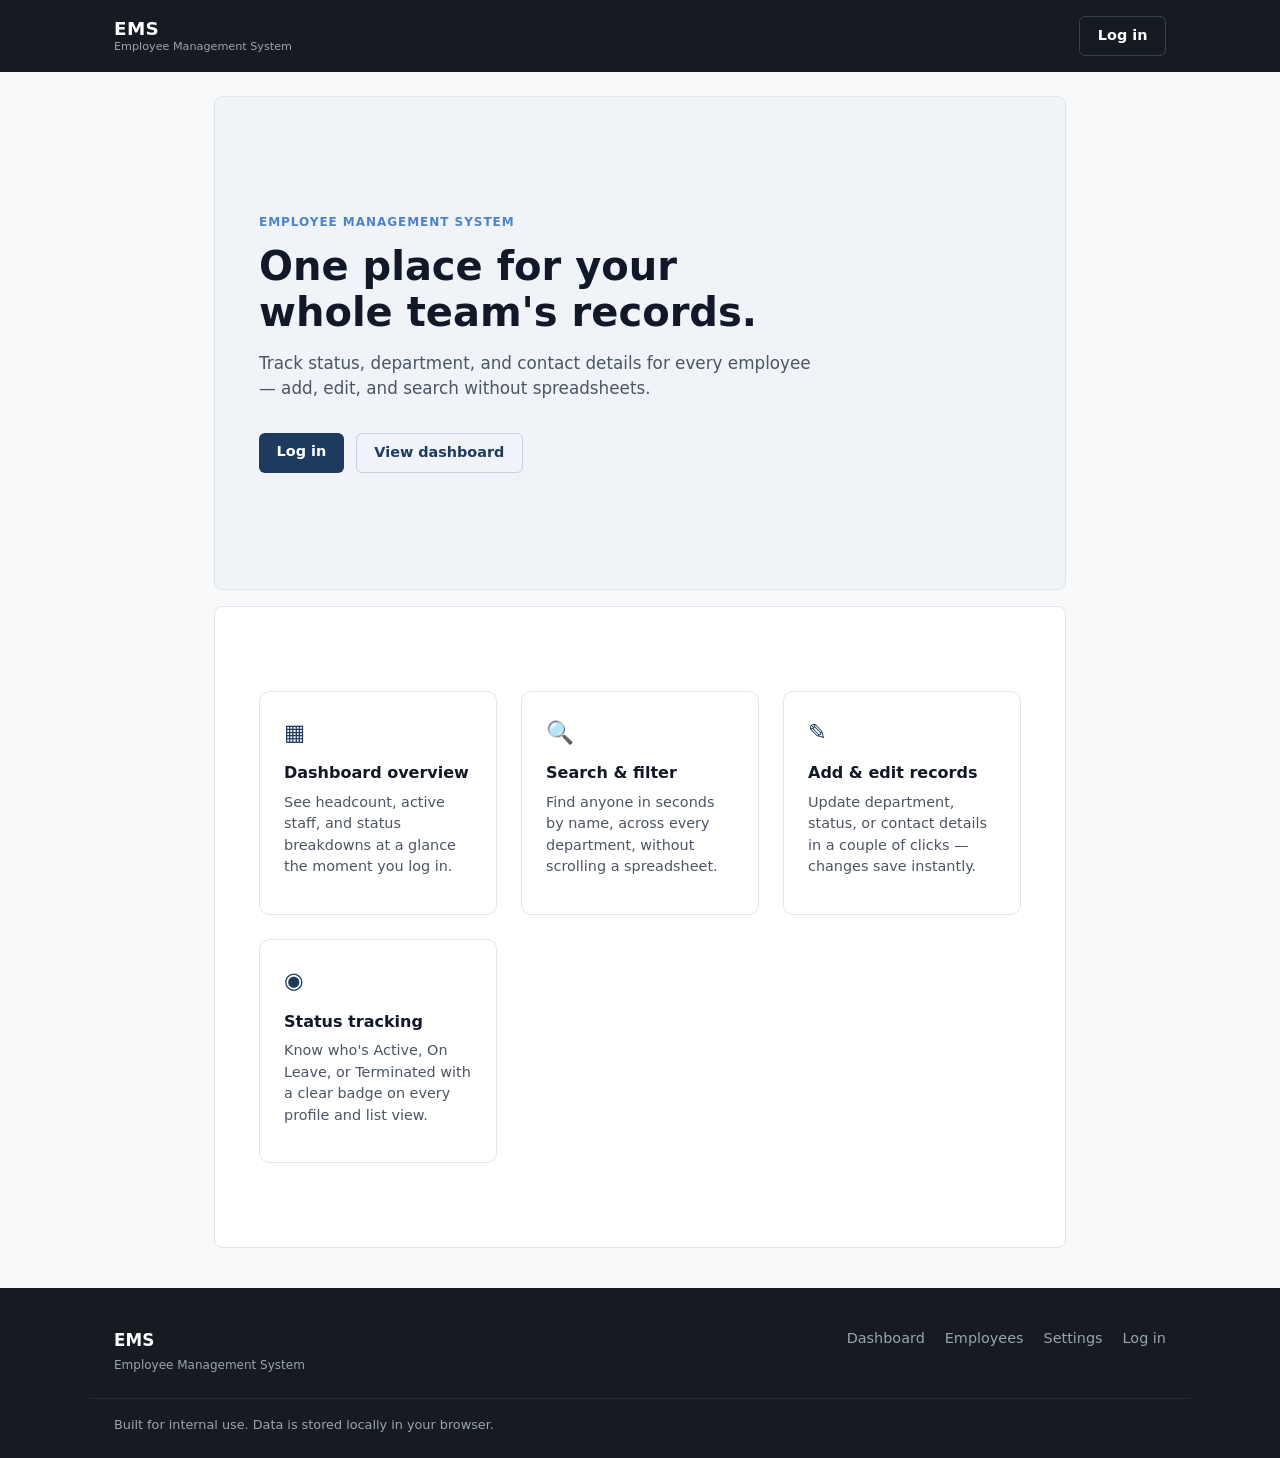
<file: index.html>
<!doctype html>
<html lang="en">
  <head>
    <meta charset="UTF-8" />
    <meta name="viewport" content="width=device-width, initial-scale=1.0" />
    <title>EMS | Employee Management System</title>
    <link rel="stylesheet" href="css/style.css">
  </head>
  <body>
    <header class="top-nav" role="banner">
      <div class="nav-inner">
        <a class="brand" href="index.html" aria-label="EMS home">
          <div class="brand-title">EMS</div>
          <div class="brand-subtitle">Employee Management System</div>
        </a>
        <nav class="nav-actions" aria-label="Primary actions">
          <a class="btn btn-secondary" href="pages/login.html">Log in</a>
        </nav>
      </div>
    </header>
    <main class="page">
      <section class="hero" aria-label="Hero">
        <div class="hero-inner">
          <div class="hero-content">
            <div class="kicker">EMPLOYEE MANAGEMENT SYSTEM</div>
            <h1>One place for your whole team's records.</h1>
            <p class="hero-sub">Track status, department, and contact details for every employee — add, edit, and search without spreadsheets.</p>
            <div class="hero-actions">
              <a class="btn btn-primary" href="pages/login.html">Log in</a>
              <a class="btn btn-outline" href="pages/dashboard.html">View dashboard</a>
            </div>
          </div>
        </div>
      </section>

      <section class="features" aria-label="Features">
        <div class="features-inner">
          <div class="feature-card">
            <div class="feature-icon" aria-hidden="true">▦</div>
            <h3>Dashboard overview</h3>
            <p>See headcount, active staff, and status breakdowns at a glance the moment you log in.</p>
          </div>

          <div class="feature-card">
            <div class="feature-icon" aria-hidden="true">🔍</div>
            <h3>Search &amp; filter</h3>
            <p>Find anyone in seconds by name, across every department, without scrolling a spreadsheet.</p>
          </div>

          <div class="feature-card">
            <div class="feature-icon" aria-hidden="true">✎</div>
            <h3>Add &amp; edit records</h3>
            <p>Update department, status, or contact details in a couple of clicks — changes save instantly.</p>
          </div>

          <div class="feature-card">
            <div class="feature-icon" aria-hidden="true">◉</div>
            <h3>Status tracking</h3>
            <p>Know who's Active, On Leave, or Terminated with a clear badge on every profile and list view.</p>
          </div>
        </div>
      </section>
    </main>

    <footer class="site-footer">
      <div class="footer-inner">
        <div class="footer-brand">
          <div class="brand-title">EMS</div>
          <div class="brand-subtitle">Employee Management System</div>
        </div>

        <nav class="footer-links" aria-label="Footer">
          <a href="pages/dashboard.html">Dashboard</a>
          <a href="pages/employees.html">Employees</a>
          <a href="pages/settings.html">Settings</a>
          <a href="pages/login.html">Log in</a>
        </nav>
      </div>
      <div class="footer-bottom">
        <p>Built for internal use. Data is stored locally in your browser.</p>
      </div>
    </footer>
  </body>
</html>
</file>
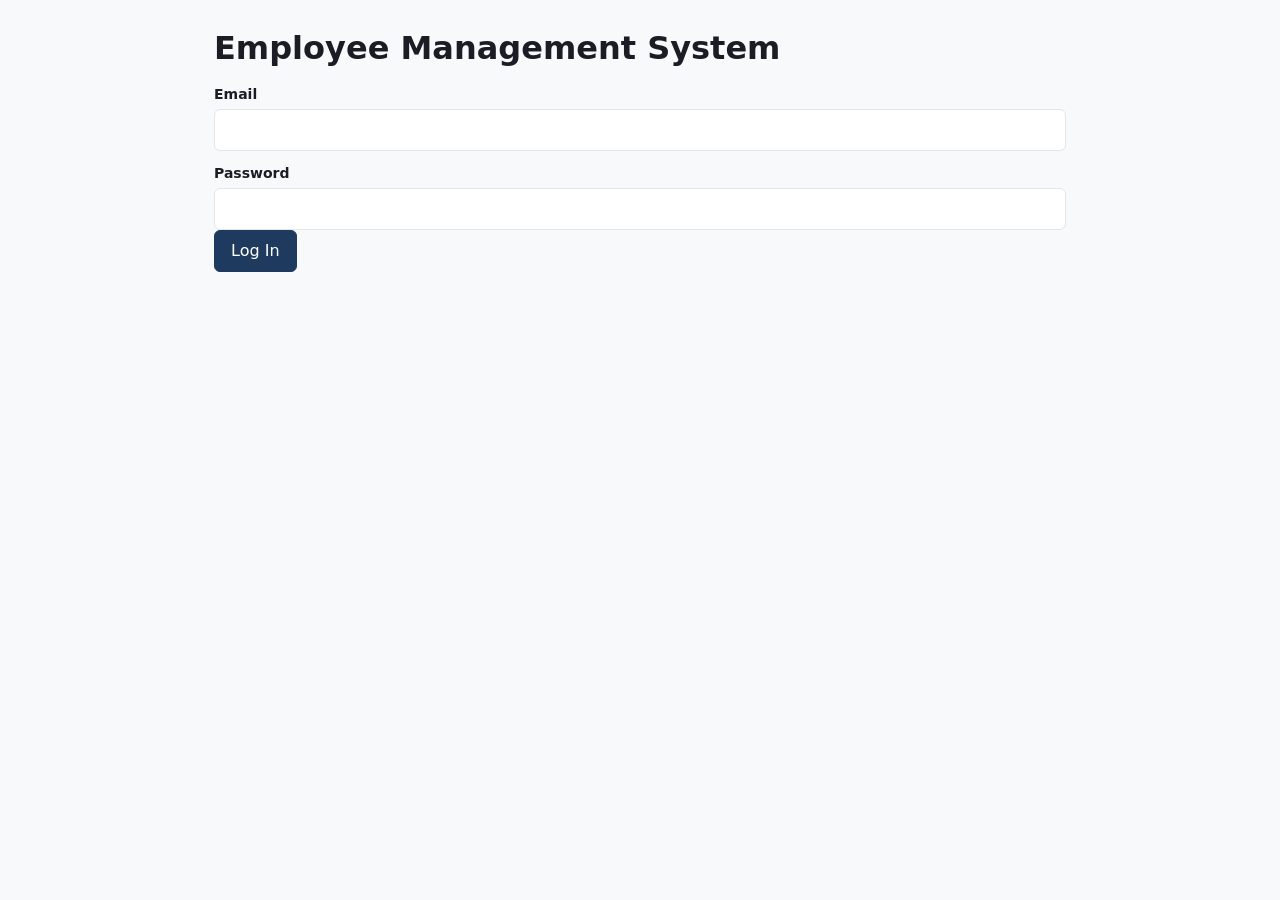
<file: login.html>
<!DOCTYPE html>
<html lang="en">
<head>
  <meta charset="UTF-8">
  <meta name="viewport" content="width=device-width, initial-scale=1.0">
  <title>Login — EMS</title>
  <link rel="stylesheet" href="css/style.css">
</head>
<body>

  <main>
    <h1>Employee Management System</h1>

    <form id="login-form">
      <div>
        <label for="email">Email</label>
        <input type="email" id="email" name="email" required>
      </div>

      <div>
        <label for="password">Password</label>
        <input type="password" id="password" name="password" required>
      </div>

      <button type="submit">Log In</button>
    </form>
  </main>

</body>
</html>
</file>
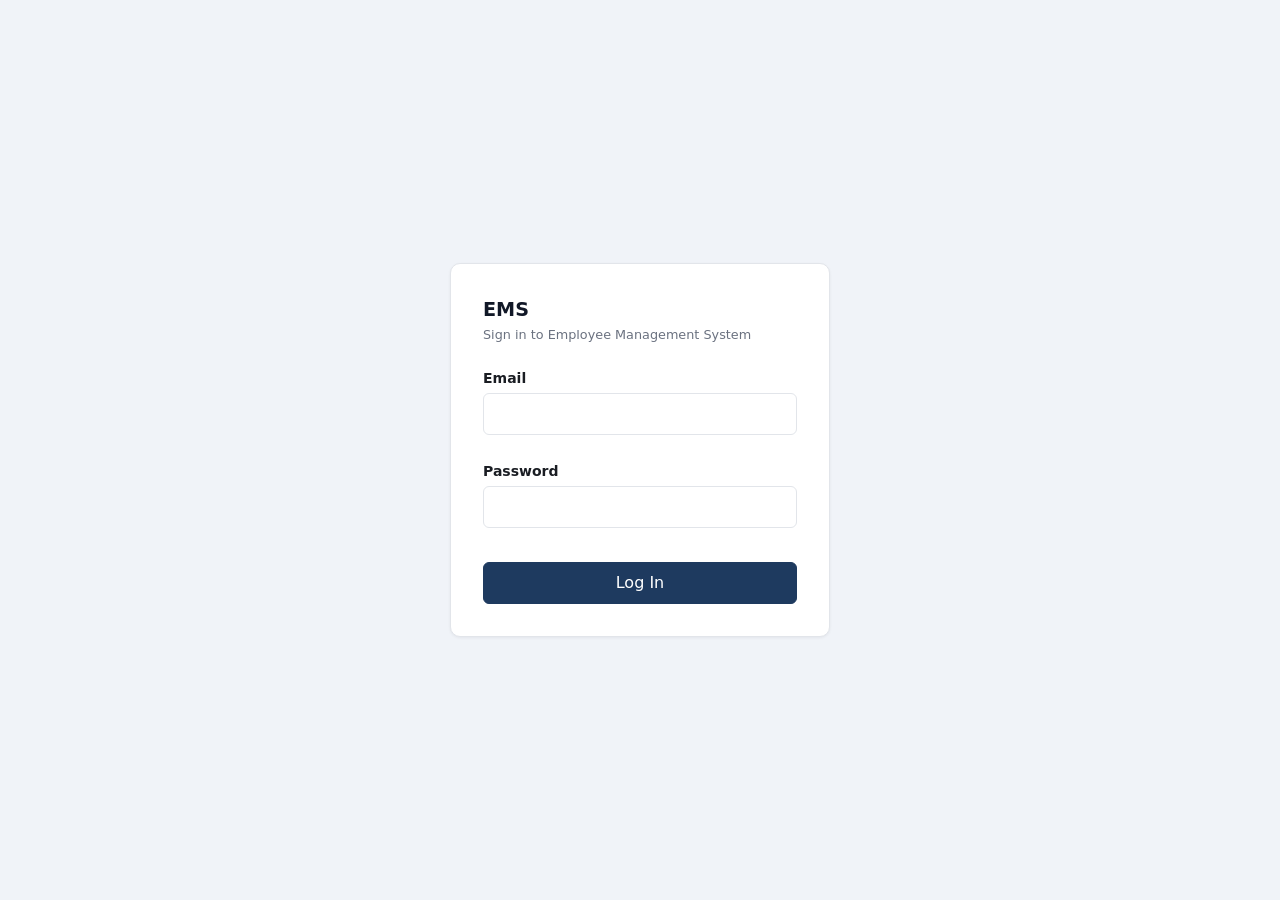
<file: pages/dashboard.html>
<!DOCTYPE html>
<html lang="en">
<head>
  <meta charset="UTF-8">
  <meta name="viewport" content="width=device-width, initial-scale=1.0">
  <title>Dashboard — EMS</title>
  <link rel="stylesheet" href="../css/style.css">
</head>
<body class="with-sidebar">

  <script src="../js/auth-guard.js"></script>

  <aside class="sidebar">
    <div class="sidebar-brand">
      <div class="brand-title">EMS</div>
      <div class="brand-subtitle">Employee Management System</div>
    </div>
    <nav>
      <a href="dashboard.html" class="active">Dashboard</a>
      <a href="employees.html">Employees</a>
      <a href="settings.html">Settings</a>
    </nav>
  </aside>

  <main>
    <div class="dash-header">
      <div>
        <h2>Dashboard</h2>
        <p class="dash-sub">A quick look at your team, right now.</p>
      </div>
      <div class="quick-actions">
        <a class="btn btn-primary" href="employees.html">+ Add employee</a>
        <a class="btn btn-outline" href="employees.html">View all employees</a>
      </div>
    </div>

    <section id="stats">
      <div class="stat-card stat-card--total">
        <p class="stat-label">Total Employees</p>
        <p class="stat-value" id="stat-total">0</p>
      </div>

      <div class="stat-card stat-card--active">
        <p class="stat-label">Active</p>
        <p class="stat-value" id="stat-active">0</p>
      </div>

      <div class="stat-card stat-card--leave">
        <p class="stat-label">On Leave</p>
        <p class="stat-value" id="stat-leave">0</p>
      </div>

      <div class="stat-card stat-card--terminated">
        <p class="stat-label">Terminated</p>
        <p class="stat-value" id="stat-terminated">0</p>
      </div>
    </section>

    <div class="dash-grid">
      <section class="panel" id="recent">
        <h3>Recent Employees</h3>
        <ul id="recent-list">
          <!-- filled in by JS later -->
        </ul>
      </section>

      <section class="panel" id="departments">
        <h3>By Department</h3>
        <ul id="department-list">
          <!-- filled in by JS -->
        </ul>
      </section>
    </div>
  </main>

  <script src="../js/data.js"></script>
  <script src="../js/state.js"></script>
  <script src="../js/dashboard.js"></script>
</body>
</html>
</file>
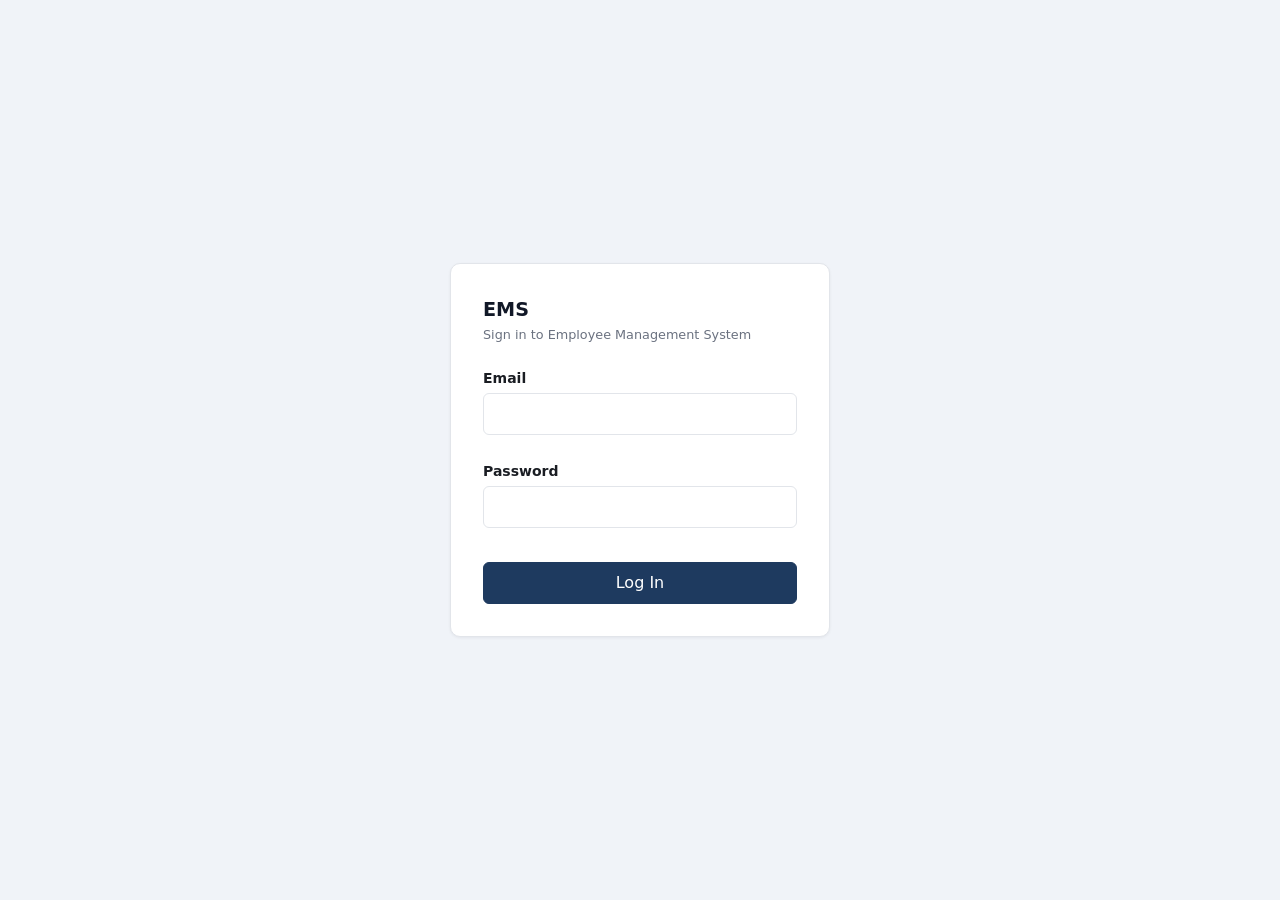
<file: pages/employees.html>
<!DOCTYPE html>
<html lang="en">
<head>
  <meta charset="UTF-8">
  <meta name="viewport" content="width=device-width, initial-scale=1.0">
  <title>Employees — EMS</title>
  <link rel="stylesheet" href="../css/style.css">
</head>
<body class="with-sidebar">

  <script src="../js/auth-guard.js"></script>

  <aside class="sidebar">
    <div class="sidebar-brand">
      <div class="brand-title">EMS</div>
      <div class="brand-subtitle">Employee Management System</div>
    </div>
    <nav>
      <a href="dashboard.html">Dashboard</a>
      <a href="employees.html" class="active">Employees</a>
      <a href="settings.html">Settings</a>
    </nav>
  </aside>

  <main>
    <div class="page-header">
      <div>
        <h2>Employees</h2>
        <p class="page-subline">Search, add, and manage your team's records.</p>
      </div>
      <button id="add-employee-btn">+ Add Employee</button>
    </div>

    <label for="search-input" class="visually-hidden">Search employees</label>
    <input type="search" id="search-input" placeholder="Search by name, email, or department…">

    <div class="filter-chips" id="status-filters" role="group" aria-label="Filter by status">
      <button type="button" class="chip active" data-status="All" aria-pressed="true">All</button>
      <button type="button" class="chip" data-status="Active" aria-pressed="false">Active</button>
      <button type="button" class="chip" data-status="On Leave" aria-pressed="false">On Leave</button>
      <button type="button" class="chip" data-status="Terminated" aria-pressed="false">Terminated</button>
    </div>

    <div class="panel table-panel">
      <table id="employees-table">
        <thead>
          <tr>
            <th>Name</th>
            <th>Department</th>
            <th>Status</th>
            <th>Email</th>
            <th>Actions</th>
          </tr>
        </thead>
        <tbody id="employees-table-body">
          <!-- filled in by JS -->
        </tbody>
      </table>

      <p id="empty-state" class="empty-state" style="display:none">No employees found. Try a different search, or add your first employee.</p>
    </div>

    <!-- Add/Edit modal -->
    <dialog id="employee-modal" aria-labelledby="modal-title">
      <form id="employee-form">
        <div class="modal-header">
          <h3 id="modal-title">Add Employee</h3>
          <button type="button" id="modal-close" class="modal-close" aria-label="Close">&times;</button>
        </div>

        <label for="emp-name">Name</label>
        <input type="text" id="emp-name" name="name" required>
        <span id="error-name" class="field-error"></span>

        <label for="emp-email">Email</label>
        <input type="email" id="emp-email" name="email" required>
        <span id="error-email" class="field-error"></span>

        <label for="emp-department">Department</label>
        <select id="emp-department" name="department" required>
          <option value="Engineering">Engineering</option>
          <option value="Design">Design</option>
          <option value="Marketing">Marketing</option>
          <option value="Sales">Sales</option>
          <option value="Finance">Finance</option>
          <option value="HR & Operations">HR & Operations</option>
        </select>

        <label for="emp-status">Status</label>
        <select id="emp-status" name="status" required>
          <option value="Active">Active</option>
          <option value="On Leave">On Leave</option>
          <option value="Terminated">Terminated</option>
        </select>

        <div class="modal-actions">
          <button type="button" id="modal-cancel" class="secondary">Cancel</button>
          <button type="submit">Save</button>
        </div>
      </form>
    </dialog>
  </main>

  <script src="../js/data.js"></script>
  <script src="../js/state.js"></script>
  <script src="../js/employees.js"></script>
</body>
</html>
</file>
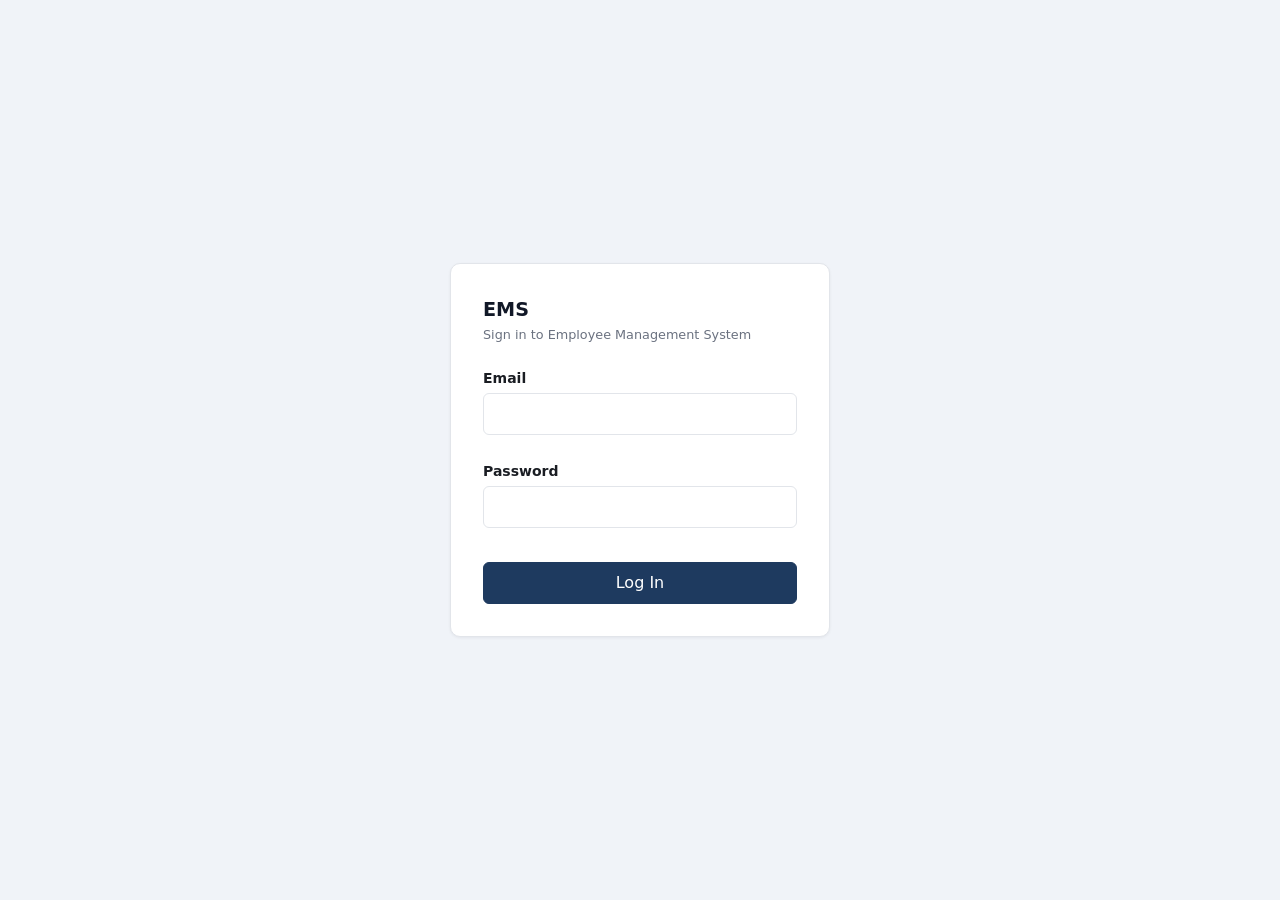
<file: pages/login.html>
<!DOCTYPE html>
<html lang="en">
<head>
  <meta charset="UTF-8">
  <meta name="viewport" content="width=device-width, initial-scale=1.0">
  <title>Login — EMS</title>
  <link rel="stylesheet" href="../css/style.css">
</head>
<body>

  <div class="auth-shell">
    <div class="auth-card">
      <div class="brand-title">EMS</div>
      <div class="brand-subtitle">Sign in to Employee Management System</div>

      <form id="login-form">
        <div>
          <label for="email">Email</label>
          <input type="email" id="email" name="email" required>
          <span id="error-email" class="field-error"></span>
        </div>

        <div>
          <label for="password">Password</label>
          <input type="password" id="password" name="password" required>
          <span id="error-password" class="field-error"></span>
        </div>

        <button type="submit">Log In</button>
      </form>
    </div>
  </div>

  <script src="../js/login.js"></script>
</body>
</html>
</file>
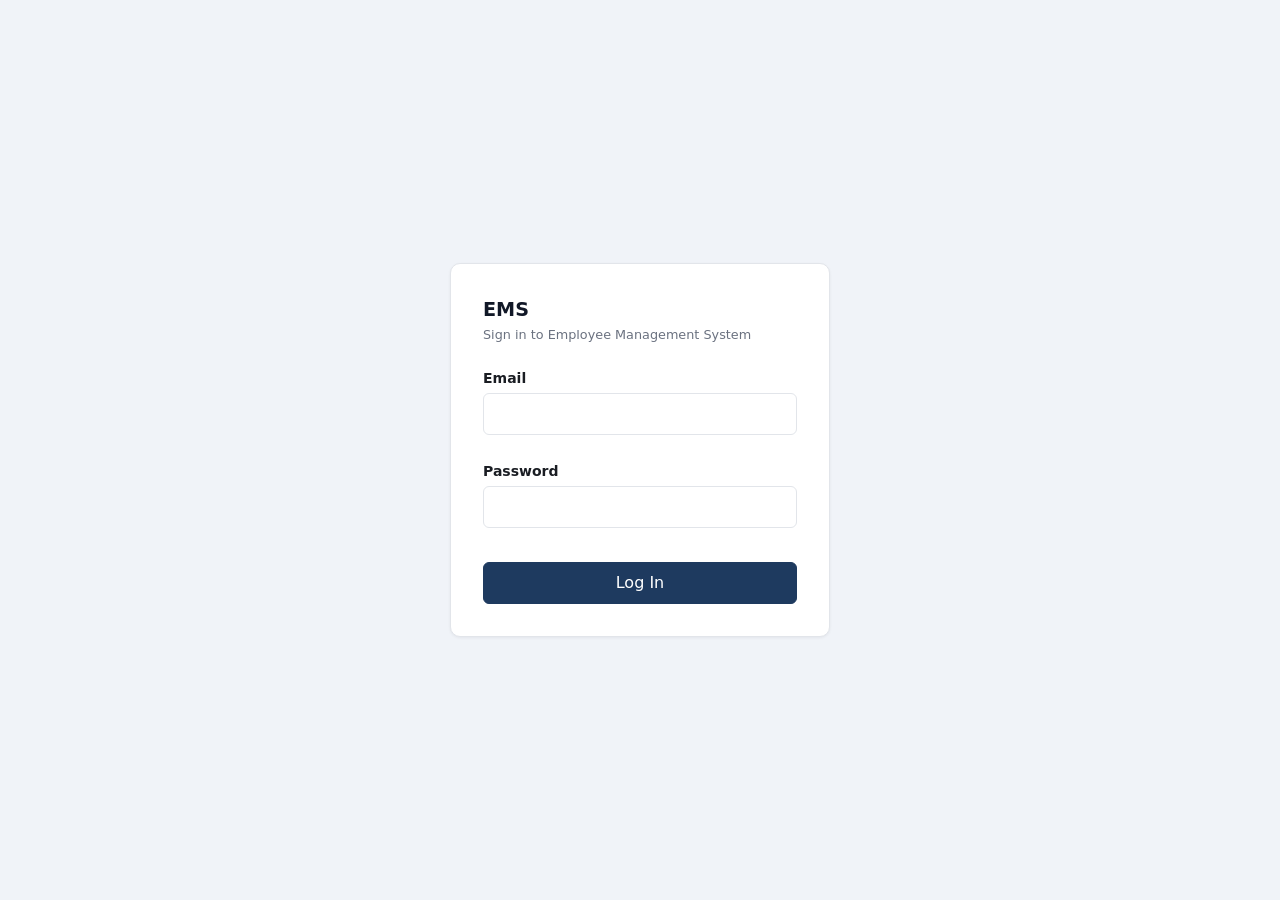
<file: pages/settings.html>
<!DOCTYPE html>
<html lang="en">
<head>
  <meta charset="UTF-8">
  <meta name="viewport" content="width=device-width, initial-scale=1.0">
  <title>Settings — EMS</title>
  <link rel="stylesheet" href="../css/style.css">
</head>
<body class="with-sidebar">

  <script src="../js/auth-guard.js"></script>

  <aside class="sidebar">
    <div class="sidebar-brand">
      <div class="brand-title">EMS</div>
      <div class="brand-subtitle">Employee Management System</div>
    </div>
    <nav>
      <a href="dashboard.html">Dashboard</a>
      <a href="employees.html">Employees</a>
      <a href="settings.html" class="active">Settings</a>
    </nav>
  </aside>

  <main>
    <h2>Settings</h2>

    <section>
      <h3>Account</h3>
      <p>Logged in as: <span id="current-user-email">—</span></p>
      <button id="logout-btn">Log Out</button>
    </section>

    <section class="section--danger">
      <h3>Danger Zone</h3>
      <p>Reset all employee data back to the sample defaults. This cannot be undone.</p>
      <button id="reset-data-btn" class="danger">Reset Data</button>
    </section>
  </main>

  <script src="../js/data.js"></script>
  <script src="../js/state.js"></script>
  <script src="../js/settings.js"></script>
</body>
</html>
</file>
<file: css/style.css>
/* ---------- Reset & base ---------- */
*, *::before, *::after {
  box-sizing: border-box;
  margin: 0;
  padding: 0;
}

body {
  font-family: system-ui, -apple-system, "Segoe UI", sans-serif;
  color: #1a1d23;
  background: #f8f9fb;
  line-height: 1.5;
}

a {
  color: #1e3a5f;
}

/* ---------- Sidebar nav ---------- */
.sidebar {
  position: fixed;
  top: 0;
  left: 0;
  bottom: 0;
  width: 220px;
  background: #161b22;
  color: #fff;
  display: flex;
  flex-direction: column;
  padding: 1.5rem 0;
  z-index: 10;
}

.sidebar-brand {
  padding: 0 1.5rem 1.5rem;
  margin-bottom: 0.5rem;
  border-bottom: 1px solid #262c36;
}

.sidebar-brand .brand-title {
  font-size: 1.15rem;
  font-weight: 700;
  letter-spacing: 0.02em;
}

.sidebar-brand .brand-subtitle {
  font-size: 0.7rem;
  color: #6b7280;
  margin-top: 0.15rem;
}

.sidebar nav {
  display: flex;
  flex-direction: column;
  gap: 0.15rem;
  padding: 0.75rem 0.75rem;
}

.sidebar nav a {
  color: #9ca3af;
  text-decoration: none;
  font-size: 0.9rem;
  padding: 0.55rem 0.75rem;
  border-radius: 6px;
  border-left: 3px solid transparent;
}

.sidebar nav a:hover {
  color: #fff;
  background: #1f242d;
}

.sidebar nav a.active {
  color: #fff;
  background: #1f242d;
  border-left-color: #4f83c7;
  font-weight: 600;
}

.sidebar-footer {
  margin-top: auto;
  padding: 1rem 1.5rem 0;
  border-top: 1px solid #262c36;
  font-size: 0.75rem;
  color: #6b7280;
}

/* ---------- Layout ---------- */
main {
  max-width: 900px;
  margin: 0 auto;
  padding: 1.5rem;
}

body.with-sidebar main {
  margin-left: 220px;
  max-width: 1400px;
  padding: 2rem;
  width: 100%;
}

main > a {
  display: inline-block;
  margin-bottom: 1rem;
  text-decoration: none;
}

/* ---------- Landing page ---------- */
.top-nav {
  background: #161b22;
  color: #fff;
  padding: 1rem 0;
}

.nav-inner {
  max-width: 1100px;
  margin: 0 auto;
  padding: 0 1.5rem;
  display: flex;
  align-items: center;
  justify-content: space-between;
}

.brand {
  text-decoration: none;
  color: #fff;
  line-height: 1.2;
}

.brand .brand-title {
  font-size: 1.15rem;
  font-weight: 700;
  letter-spacing: 0.02em;
}

.brand .brand-subtitle {
  font-size: 0.7rem;
  color: #9ca3af;
}

.btn {
  display: inline-block;
  text-decoration: none;
  font-size: 0.9rem;
  font-weight: 600;
  padding: 0.5rem 1.1rem;
  border-radius: 6px;
}

.btn-secondary {
  background: transparent;
  color: #fff;
  border: 1px solid #374151;
}

.btn-secondary:hover {
  background: #1f242d;
}

.hero {
  background: #f0f3f8;
  border-bottom: 1px solid #e2e5ea;
}

.hero-inner {
  max-width: 1100px;
  margin: 0 auto;
  padding: 6rem 1.5rem;
}

.hero-content {
  max-width: 560px;
}

.kicker {
  font-size: 0.75rem;
  font-weight: 700;
  letter-spacing: 0.08em;
  color: #4f83c7;
  margin-bottom: 0.75rem;
}

.hero h1 {
  font-size: 2.5rem;
  line-height: 1.15;
  color: #111827;
  margin-bottom: 1rem;
}

.hero-sub {
  font-size: 1.05rem;
  color: #4b5563;
  margin-bottom: 2rem;
}

.hero-actions {
  display: flex;
  gap: 0.75rem;
}

.btn-primary {
  background: #1e3a5f;
  color: #fff;
}

.btn-primary:hover {
  background: #152a45;
}

.btn-outline {
  background: transparent;
  color: #1e3a5f;
  border: 1px solid #c7d0dc;
}

.btn-outline:hover {
  background: #e2e8f2;
}

/* ---------- Landing: features ---------- */
.features {
  background: #fff;
}

.features-inner {
  max-width: 1100px;
  margin: 0 auto;
  padding: 4rem 1.5rem;
  display: grid;
  grid-template-columns: repeat(auto-fit, minmax(220px, 1fr));
  gap: 1.5rem;
}

.feature-card {
  border: 1px solid #e2e5ea;
  border-radius: 10px;
  padding: 1.5rem;
}

.feature-icon {
  font-size: 1.4rem;
  color: #1e3a5f;
  margin-bottom: 0.75rem;
}

.feature-card h3 {
  font-size: 1rem;
  color: #111827;
  margin-bottom: 0.4rem;
}

.feature-card p {
  font-size: 0.9rem;
  color: #4b5563;
}

/* ---------- Landing: footer ---------- */
.site-footer {
  background: #161b22;
  color: #9ca3af;
}

.footer-inner {
  max-width: 1100px;
  margin: 0 auto;
  padding: 2.5rem 1.5rem 1.5rem;
  display: flex;
  justify-content: space-between;
  align-items: flex-start;
  gap: 1.5rem;
  flex-wrap: wrap;
}

.footer-brand .brand-title {
  color: #fff;
  font-weight: 700;
  font-size: 1.05rem;
}

.footer-brand .brand-subtitle {
  font-size: 0.75rem;
  margin-top: 0.15rem;
}

.footer-links {
  display: flex;
  gap: 1.25rem;
  flex-wrap: wrap;
}

.footer-links a {
  color: #9ca3af;
  text-decoration: none;
  font-size: 0.9rem;
}

.footer-links a:hover {
  color: #fff;
}

.footer-bottom {
  max-width: 1100px;
  margin: 0 auto;
  padding: 1rem 1.5rem 1.5rem;
  border-top: 1px solid #262c36;
  font-size: 0.8rem;
}

/* ---------- Login page ---------- */
.auth-shell {
  min-height: 100vh;
  display: flex;
  align-items: center;
  justify-content: center;
  background: #f0f3f8;
  padding: 1.5rem;
}

.auth-card {
  background: #fff;
  border: 1px solid #e2e5ea;
  border-radius: 10px;
  padding: 2rem;
  width: 100%;
  max-width: 380px;
  box-shadow: 0 1px 3px rgba(17, 24, 39, 0.06);
}

.auth-card .brand-title {
  font-size: 1.2rem;
  font-weight: 700;
  color: #111827;
}

.auth-card .brand-subtitle {
  font-size: 0.8rem;
  color: #6b7280;
  margin-bottom: 1.5rem;
}

.auth-card button[type="submit"] {
  width: 100%;
  margin-top: 1.25rem;
}

/* ---------- Buttons ---------- */
button {
  font: inherit;
  cursor: pointer;
  border: 1px solid #1e3a5f;
  background: #1e3a5f;
  color: #fff;
  padding: 0.5rem 1rem;
  border-radius: 6px;
}

button:hover {
  background: #152a45;
}

button.secondary {
  background: #fff;
  color: #1a1d23;
  border-color: #e2e5ea;
}

button.secondary:hover {
  background: #f3f4f6;
}

button.danger {
  background: #dc2626;
  border-color: #dc2626;
}

button.danger:hover {
  background: #b91c1c;
}

/* ---------- Forms ---------- */
label {
  display: block;
  font-size: 0.875rem;
  font-weight: 600;
  margin-top: 0.75rem;
  margin-bottom: 0.25rem;
}

input, select {
  font: inherit;
  width: 100%;
  padding: 0.5rem;
  border: 1px solid #e2e5ea;
  border-radius: 6px;
}

input:focus, select:focus {
  outline: 2px solid #1e3a5f;
  outline-offset: 1px;
}

input.error, select.error {
  border-color: #dc2626;
}

.visually-hidden {
  position: absolute;
  width: 1px;
  height: 1px;
  padding: 0;
  margin: -1px;
  overflow: hidden;
  clip: rect(0, 0, 0, 0);
  white-space: nowrap;
  border: 0;
}

.field-error {
  display: block;
  color: #dc2626;
  font-size: 0.8rem;
  min-height: 1.1em;
}

/* ---------- Dashboard ---------- */
.dash-header {
  display: flex;
  justify-content: space-between;
  align-items: flex-end;
  flex-wrap: wrap;
  gap: 1rem;
  margin-bottom: 1.5rem;
}

.dash-header h2 {
  margin-bottom: 0.25rem;
}

.dash-sub {
  font-size: 0.9rem;
  color: #6b7280;
}

.quick-actions {
  display: flex;
  gap: 0.6rem;
}

#stats {
  display: grid;
  grid-template-columns: repeat(auto-fit, minmax(150px, 1fr));
  gap: 1rem;
  margin: 1.5rem 0;
}

.stat-card {
  background: #fff;
  border: 1px solid #e2e5ea;
  border-left: 4px solid #c7d0dc;
  border-radius: 8px;
  padding: 1rem;
}

.stat-card--total { border-left-color: #1e3a5f; }
.stat-card--active { border-left-color: #059669; }
.stat-card--leave { border-left-color: #d97706; }
.stat-card--terminated { border-left-color: #dc2626; }

.stat-label {
  font-size: 0.8rem;
  color: #6b7280;
}

.stat-value {
  font-size: 1.75rem;
  font-weight: 600;
}

.dash-grid {
  display: grid;
  grid-template-columns: repeat(auto-fit, minmax(280px, 1fr));
  gap: 1.25rem;
}

.panel {
  background: #fff;
  border: 1px solid #e2e5ea;
  border-radius: 8px;
  padding: 1.25rem;
}

.panel h3 {
  font-size: 0.95rem;
  margin-bottom: 0.75rem;
}

#recent-list, #department-list {
  list-style: none;
}

#recent-list li, #department-list li {
  display: flex;
  justify-content: space-between;
  align-items: center;
  padding: 0.6rem 0;
  border-bottom: 1px solid #eef0f3;
}

#recent-list li:last-child, #department-list li:last-child {
  border-bottom: none;
}

#recent-list a {
  text-decoration: none;
  font-weight: 500;
}

.dept-count {
  font-weight: 600;
  color: #1e3a5f;
  background: #eef2f7;
  border-radius: 999px;
  padding: 0.1rem 0.6rem;
  font-size: 0.85rem;
}

/* ---------- Employees page ---------- */
.page-header {
  display: flex;
  justify-content: space-between;
  align-items: center;
  margin-bottom: 1rem;
}

.page-subline {
  color: #6b7280;
  font-size: 0.9rem;
  margin-top: 0.2rem;
}

.table-panel {
  padding: 0;
  overflow: hidden;
}

.table-panel table {
  border-radius: 8px;
}

.table-panel th:first-child,
.table-panel td:first-child {
  padding-left: 1.25rem;
}

.table-panel th:last-child,
.table-panel td:last-child {
  padding-right: 1.25rem;
}

.empty-state {
  padding: 2rem 1.25rem;
  text-align: center;
  color: #6b7280;
  font-size: 0.9rem;
}

.back-link {
  display: inline-block;
  margin-bottom: 1rem;
  text-decoration: none;
  font-size: 0.9rem;
  font-weight: 500;
}

#search-input {
  margin-bottom: 0.75rem;
  max-width: 300px;
}

.filter-chips {
  display: flex;
  gap: 0.5rem;
  margin-bottom: 1rem;
}

.chip {
  background: #fff;
  color: #4b5563;
  border: 1px solid #e2e5ea;
  border-radius: 999px;
  padding: 0.3rem 0.85rem;
  font-size: 0.85rem;
  font-weight: 500;
  cursor: pointer;
}

.chip:hover {
  background: #f3f4f6;
}

.chip.active {
  background: #1a1d23;
  color: #fff;
  border-color: #1a1d23;
}

table {
  width: 100%;
  border-collapse: collapse;
  background: #fff;
}

th, td {
  text-align: left;
  padding: 0.6rem 0.75rem;
  border-bottom: 1px solid #eef0f3;
  font-size: 0.9rem;
}

th {
  color: #6b7280;
  font-weight: 600;
  font-size: 0.8rem;
  text-transform: uppercase;
}

td .actions button {
  padding: 0.25rem 0.6rem;
  font-size: 0.8rem;
}

td .actions button + button {
  margin-left: 0.6rem;
}

.badge {
  display: inline-block;
  padding: 0.15rem 0.55rem;
  border-radius: 999px;
  font-size: 0.75rem;
  font-weight: 600;
}

.badge--active { background: #ecfdf5; color: #059669; }
.badge--leave { background: #fffbeb; color: #d97706; }
.badge--terminated { background: #fef2f2; color: #dc2626; }

/* ---------- Modal (dialog element) ---------- */
dialog {
  border: none;
  border-radius: 10px;
  padding: 1.75rem;
  width: 90%;
  max-width: 440px;
  position: fixed;
  top: 50%;
  left: 50%;
  transform: translate(-50%, -50%);
  max-height: 85vh;
  overflow-y: auto;
}

dialog::backdrop {
  background: rgba(0, 0, 0, 0.4);
  backdrop-filter: blur(3px);
  -webkit-backdrop-filter: blur(3px);
}

.modal-header {
  display: flex;
  justify-content: space-between;
  align-items: center;
  padding-bottom: 0.85rem;
  margin-bottom: 0.25rem;
  border-bottom: 1px solid #eef0f3;
}

.modal-header h3 {
  font-size: 1.05rem;
}

.modal-close {
  background: none;
  border: none;
  color: #6b7280;
  font-size: 1.4rem;
  line-height: 1;
  padding: 0.1rem 0.4rem;
}

.modal-close:hover {
  background: #f3f4f6;
  color: #1a1d23;
}

.modal-actions {
  display: flex;
  justify-content: flex-end;
  gap: 0.5rem;
  margin-top: 1.25rem;
}
/* ---------- Employee details ---------- */
#profile-content {
  background: #fff;
  border: 1px solid #e2e5ea;
  border-radius: 8px;
  padding: 1.5rem;
}

.profile-name {
  font-size: 1.3rem;
  margin-bottom: 0.25rem;
}

.detail-grid {
  display: grid;
  grid-template-columns: repeat(auto-fit, minmax(180px, 1fr));
  gap: 1rem;
  margin: 1rem 0;
}

.detail-label {
  font-size: 0.75rem;
  color: #6b7280;
}

.profile-actions {
  display: flex;
  gap: 0.5rem;
  margin-top: 1rem;
}

/* ---------- Settings ---------- */
main section {
  background: #fff;
  border: 1px solid #e2e5ea;
  border-radius: 8px;
  padding: 1.25rem;
  margin-bottom: 1rem;
}

main section h3 {
  margin-bottom: 0.5rem;
}

main section p {
  margin-bottom: 0.75rem;
  color: #4b5563;
}

.section--danger {
  background: #fef2f2;
  border-color: #fecaca;
}

.section--danger h3 {
  color: #dc2626;
}

/* ---------- Responsive ---------- */
@media (max-width: 720px) {
  .sidebar {
    position: static;
    width: 100%;
    flex-direction: row;
    align-items: center;
    padding: 0.75rem 1rem;
    gap: 1rem;
  }

  .sidebar-brand {
    padding: 0;
    margin-bottom: 0;
    border-bottom: none;
  }

  .sidebar nav {
    flex-direction: row;
    padding: 0;
    overflow-x: auto;
  }

  .sidebar nav a {
    border-left: none;
    border-bottom: 3px solid transparent;
    white-space: nowrap;
  }

  .sidebar nav a.active {
    border-left-color: transparent;
    border-bottom-color: #4f83c7;
  }

  .sidebar-footer {
    display: none;
  }

  body.with-sidebar main {
    margin-left: 0;
    padding: 1.25rem;
  }

  .hero-inner {
    padding: 3rem 1.25rem;
  }

  .hero h1 {
    font-size: 1.9rem;
  }

  .hero-actions {
    flex-direction: column;
  }

  .nav-inner {
    padding: 0 1.25rem;
  }

  .features-inner {
    padding: 2.5rem 1.25rem;
  }

  .footer-inner {
    padding: 2rem 1.25rem 1.25rem;
  }

  .footer-bottom {
    padding: 1rem 1.25rem 1.25rem;
  }

  .dash-header {
    flex-direction: column;
    align-items: stretch;
  }

  .quick-actions {
    flex-direction: column;
  }

  .quick-actions .btn {
    text-align: center;
  }
}
</file>
